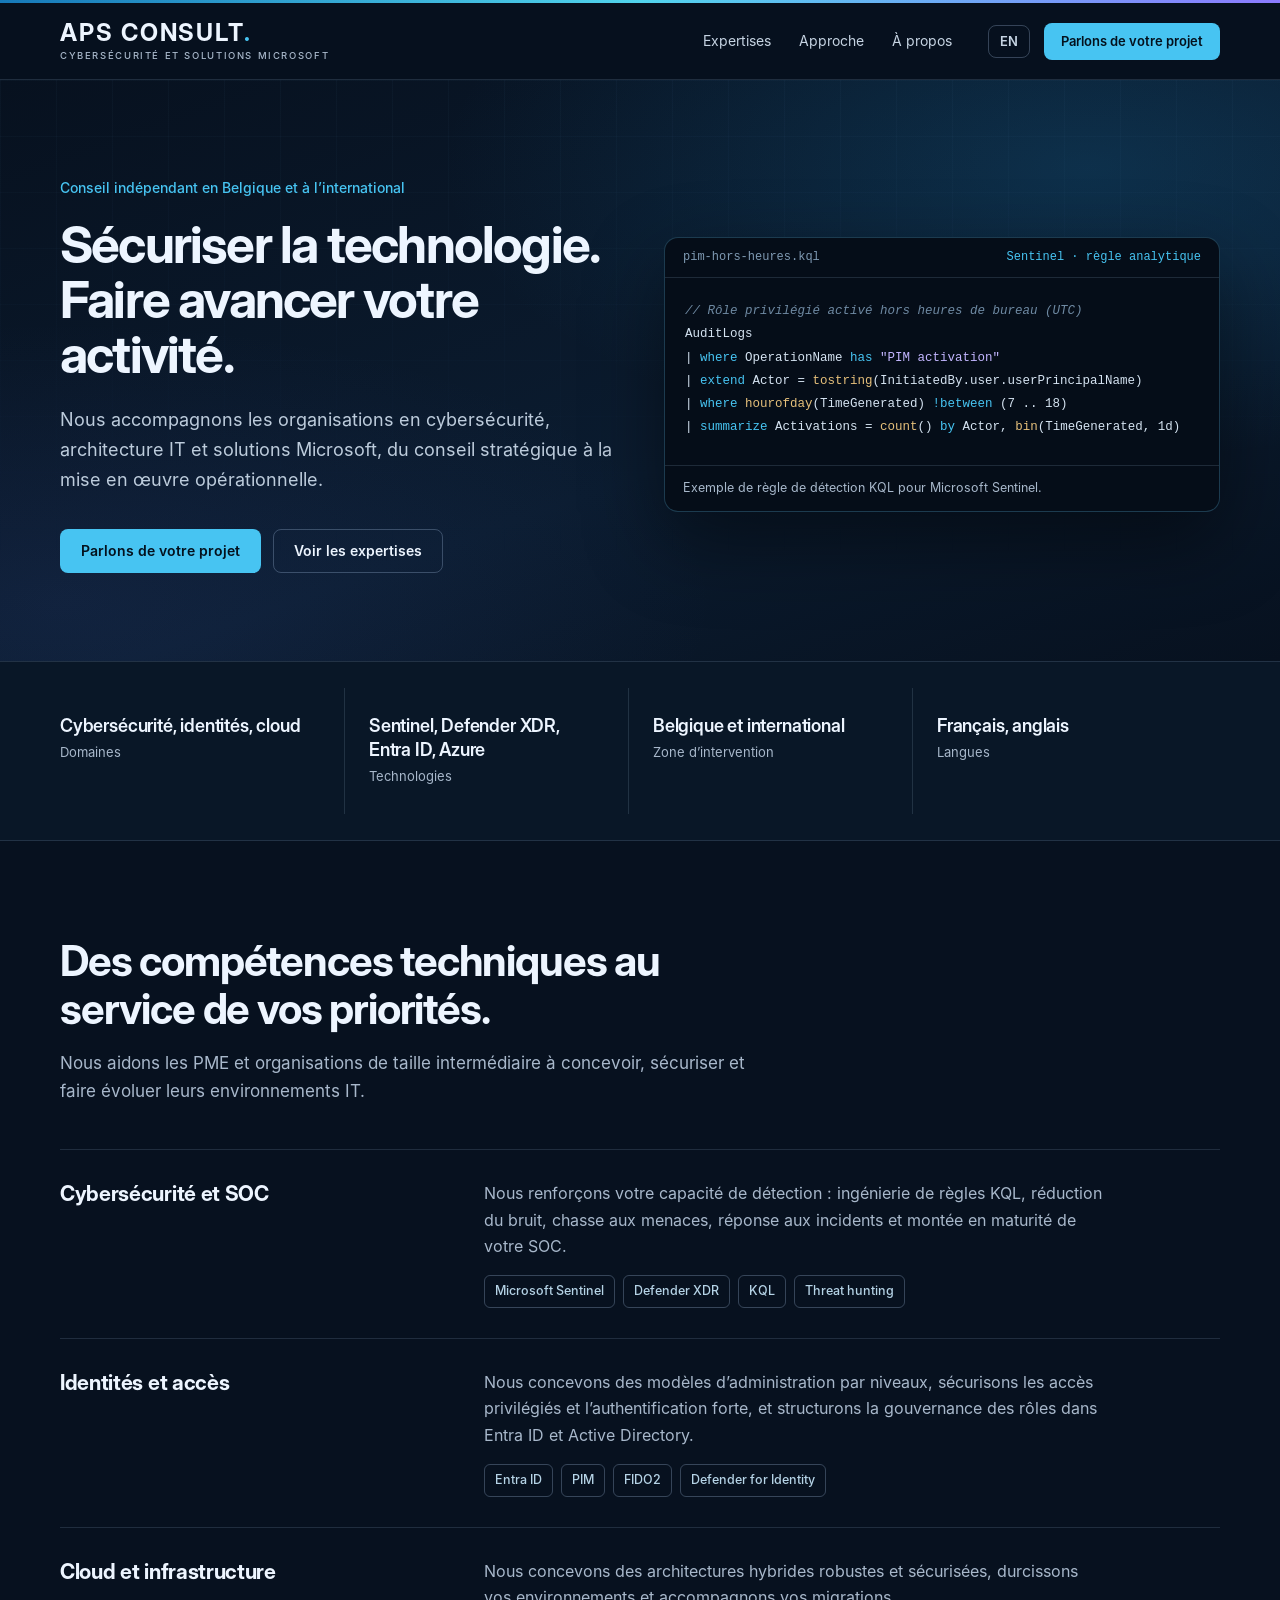
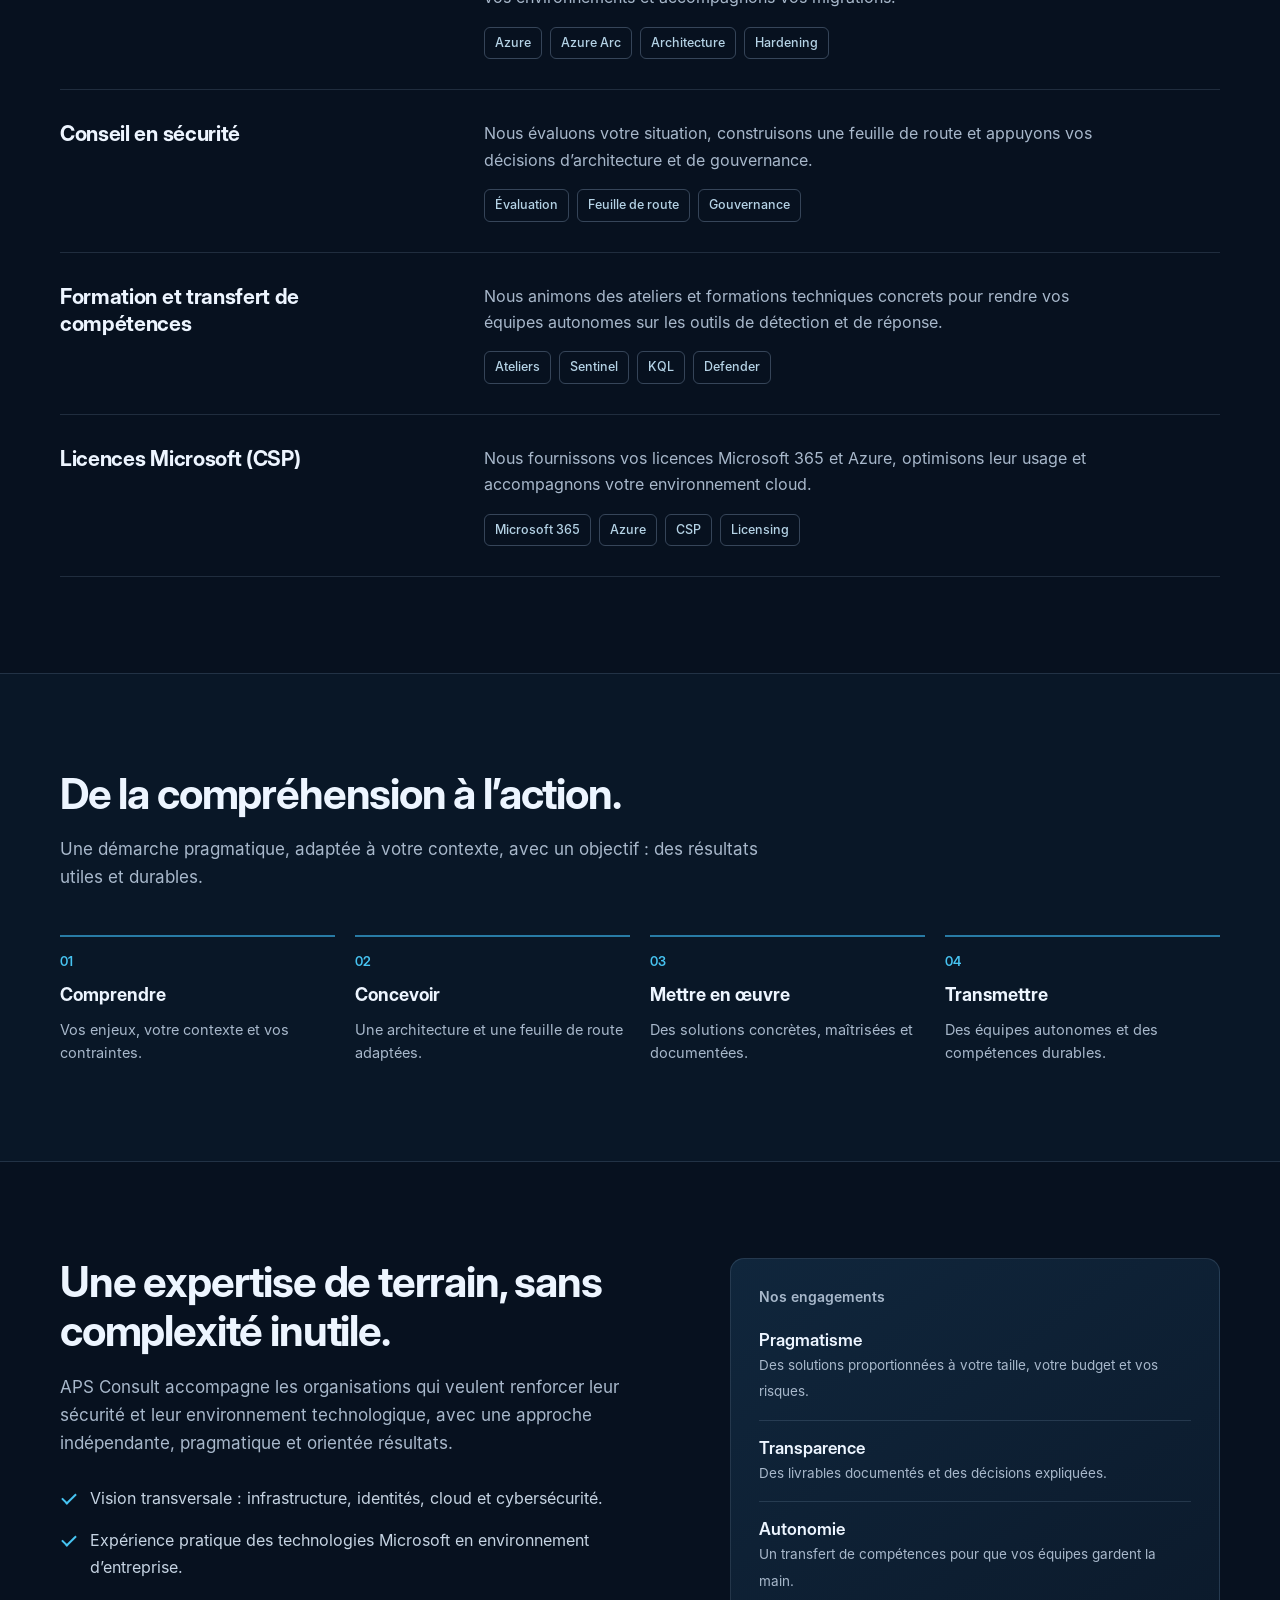
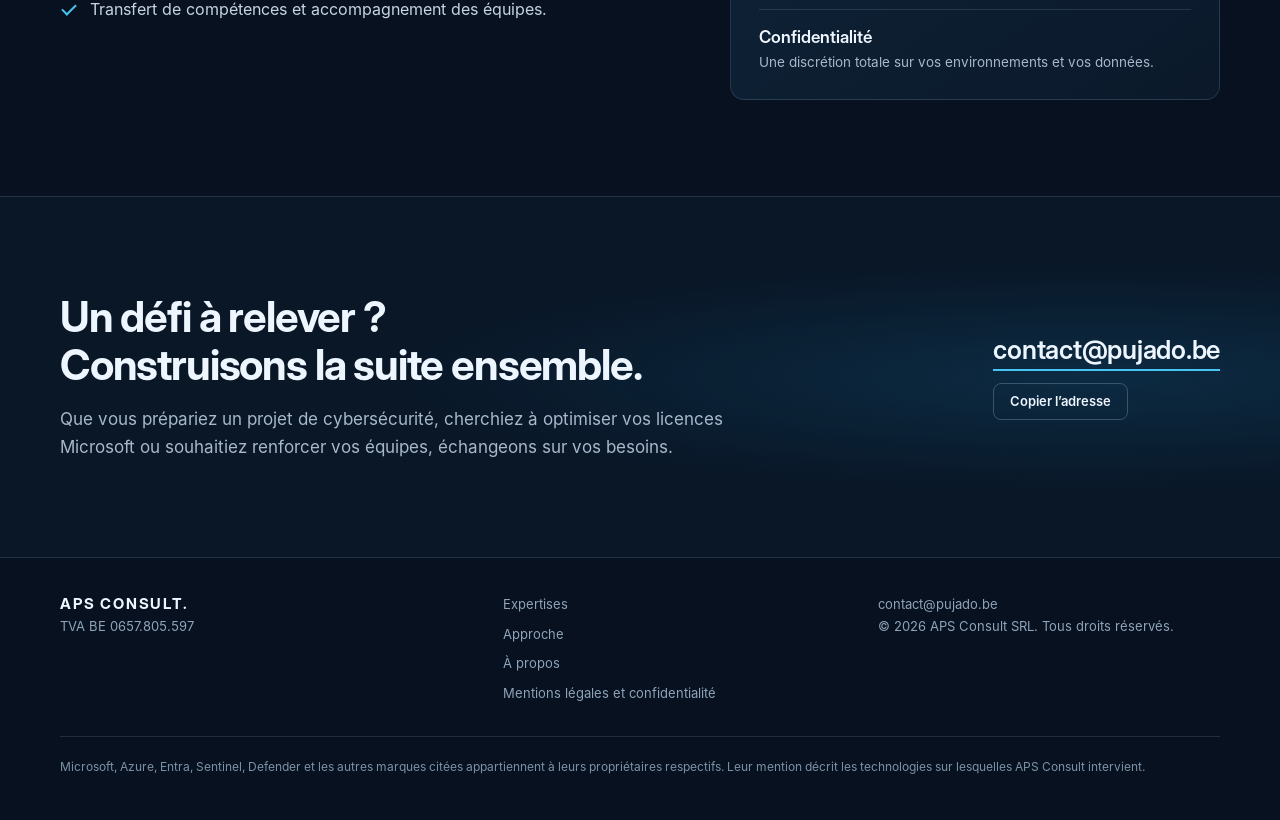
<file: index.html>
<!doctype html>
<html lang="fr">
<head>
  <meta charset="utf-8">
  <meta name="viewport" content="width=device-width, initial-scale=1">
  <title>APS Consult | Conseil en cybersécurité, architecture IT et solutions Microsoft</title>
  <meta name="description" content="APS Consult — conseil indépendant en cybersécurité, architecture IT et solutions Microsoft (Sentinel, Defender XDR, Entra ID, Azure). Belgique et international.">
  <meta name="theme-color" content="#07111f">
  <meta name="color-scheme" content="dark">
  <meta name="referrer" content="strict-origin-when-cross-origin">
  <meta http-equiv="Content-Security-Policy" content="default-src 'self'; img-src 'self' data:; style-src 'self'; script-src 'self'; font-src 'self'; object-src 'none'; base-uri 'self'; form-action 'self'">
  <link rel="canonical" href="https://pujado.be/">
  <link rel="alternate" hreflang="fr" href="https://pujado.be/">
  <link rel="alternate" hreflang="en" href="https://pujado.be/en/">
  <link rel="alternate" hreflang="x-default" href="https://pujado.be/">
  <link rel="icon" href="/assets/favicon.svg" type="image/svg+xml">
  <link rel="icon" href="/favicon.ico" sizes="48x48">
  <link rel="apple-touch-icon" href="/assets/apple-touch-icon.png">
  <link rel="preload" href="/assets/fonts/InterDisplay-Bold.woff2" as="font" type="font/woff2" crossorigin>
  <link rel="stylesheet" href="/assets/style.css">
  <script src="/assets/main.js"></script>
  <meta property="og:type" content="website">
  <meta property="og:site_name" content="APS Consult">
  <meta property="og:locale" content="fr_BE">
  <meta property="og:title" content="APS Consult | Conseil en cybersécurité, architecture IT et solutions Microsoft">
  <meta property="og:description" content="APS Consult — conseil indépendant en cybersécurité, architecture IT et solutions Microsoft (Sentinel, Defender XDR, Entra ID, Azure). Belgique et international.">
  <meta property="og:url" content="https://pujado.be/">
  <meta property="og:image" content="https://pujado.be/assets/og-image.png">
  <meta property="og:image:width" content="1200">
  <meta property="og:image:height" content="630">
  <meta property="og:image:alt" content="APS Consult — Cybersecurity and Microsoft solutions">
  <meta name="twitter:card" content="summary_large_image">
  <meta name="twitter:title" content="APS Consult | Conseil en cybersécurité, architecture IT et solutions Microsoft">
  <meta name="twitter:description" content="APS Consult — conseil indépendant en cybersécurité, architecture IT et solutions Microsoft (Sentinel, Defender XDR, Entra ID, Azure). Belgique et international.">
  <meta name="twitter:image" content="https://pujado.be/assets/og-image.png">
  <script type="application/ld+json">{"@context":"https://schema.org","@type":"ProfessionalService","name":"APS Consult","url":"https://pujado.be/","email":"contact@pujado.be","legalName":"APS Consult SRL","vatID":"BE0657805597","address":{"@type":"PostalAddress","streetAddress":"Avenue du Clairpré 22","postalCode":"1410","addressLocality":"Waterloo","addressCountry":"BE"},"description":"APS Consult — conseil indépendant en cybersécurité, architecture IT et solutions Microsoft (Sentinel, Defender XDR, Entra ID, Azure). Belgique et international.","areaServed":["BE","EU"],"knowsLanguage":["fr","en","es"],"knowsAbout":["Cybersecurity","Microsoft Sentinel","Microsoft Defender XDR","Microsoft Entra ID","Azure","IT architecture","Identity and access management"]}</script>
</head>
<body>
<a class="skip" href="#main">Aller au contenu</a>
<div class="topline"></div>
<header class="site-header"><div class="wrap nav">
  <a class="brand" href="/" aria-label="APS Consult — accueil"><b>APS CONSULT<i>.</i></b><small>Cybersécurité et solutions Microsoft</small></a>
  <button class="menu-toggle" type="button" aria-expanded="false" aria-controls="nav-panel" data-open="Menu" data-close="Fermer">Menu</button>
  <div class="nav-panel" id="nav-panel">
    <nav aria-label="Navigation principale"><a href="/#services">Expertises</a><a href="/#approach">Approche</a><a href="/#about">À propos</a></nav>
    <div class="nav-actions">
      <a class="lang" href="/en/" hreflang="en" lang="en" aria-label="English">EN</a>
      <a class="btn primary small" href="/#contact">Parlons de votre projet</a>
    </div>
  </div>
</div></header>

<main id="main">
<section class="hero"><div class="wrap hero-grid">
  <div>
    <p class="kicker">Conseil indépendant en Belgique et à l’international</p>
    <h1>Sécuriser la technologie.<br>Faire avancer votre activité.</h1>
    <p class="lead">Nous accompagnons les organisations en cybersécurité, architecture IT et solutions Microsoft, du conseil stratégique à la mise en œuvre opérationnelle.</p>
    <div class="actions"><a class="btn primary" href="#contact">Parlons de votre projet</a><a class="btn ghost" href="#services">Voir les expertises</a></div>
  </div>
  <figure class="code-panel">
    <div class="code-bar"><span>pim-hors-heures.kql</span><span>Sentinel · règle analytique</span></div>
    <pre><code><span class="ln"><span class="c">// Rôle privilégié activé hors heures de bureau (UTC)</span></span><span class="ln">AuditLogs</span><span class="ln">| <span class="k">where</span> OperationName <span class="k">has</span> <span class="s">"PIM activation"</span></span><span class="ln">| <span class="k">extend</span> Actor = <span class="f">tostring</span>(InitiatedBy.user.userPrincipalName)</span><span class="ln">| <span class="k">where</span> <span class="f">hourofday</span>(TimeGenerated) <span class="k">!between</span> (7 .. 18)</span><span class="ln">| <span class="k">summarize</span> Activations = <span class="f">count</span>() <span class="k">by</span> Actor, <span class="f">bin</span>(TimeGenerated, 1d)</span></code></pre>
    <figcaption>Exemple de règle de détection KQL pour Microsoft Sentinel.</figcaption>
  </figure>
</div></section>

<div class="facts"><div class="wrap"><dl aria-label="Repères"><div><dt>Domaines</dt><dd>Cybersécurité, identités, cloud</dd></div><div><dt>Technologies</dt><dd>Sentinel, Defender XDR, Entra ID, Azure</dd></div><div><dt>Zone d’intervention</dt><dd>Belgique et international</dd></div><div><dt>Langues</dt><dd>Français, anglais</dd></div></dl></div></div>

<section id="services"><div class="wrap">
  <div class="section-head"><h2>Des compétences techniques au service de vos priorités.</h2><p>Nous aidons les PME et organisations de taille intermédiaire à concevoir, sécuriser et faire évoluer leurs environnements IT.</p></div>
  <div class="services">
    <article class="service"><h3>Cybersécurité et SOC</h3><div><p>Nous renforçons votre capacité de détection : ingénierie de règles KQL, réduction du bruit, chasse aux menaces, réponse aux incidents et montée en maturité de votre SOC.</p><ul class="tags"><li>Microsoft Sentinel</li><li>Defender XDR</li><li>KQL</li><li>Threat hunting</li></ul></div></article>
    <article class="service"><h3>Identités et accès</h3><div><p>Nous concevons des modèles d’administration par niveaux, sécurisons les accès privilégiés et l’authentification forte, et structurons la gouvernance des rôles dans Entra ID et Active Directory.</p><ul class="tags"><li>Entra ID</li><li>PIM</li><li>FIDO2</li><li>Defender for Identity</li></ul></div></article>
    <article class="service"><h3>Cloud et infrastructure</h3><div><p>Nous concevons des architectures hybrides robustes et sécurisées, durcissons vos environnements et accompagnons vos migrations.</p><ul class="tags"><li>Azure</li><li>Azure Arc</li><li>Architecture</li><li>Hardening</li></ul></div></article>
    <article class="service"><h3>Conseil en sécurité</h3><div><p>Nous évaluons votre situation, construisons une feuille de route et appuyons vos décisions d’architecture et de gouvernance.</p><ul class="tags"><li>Évaluation</li><li>Feuille de route</li><li>Gouvernance</li></ul></div></article>
    <article class="service"><h3>Formation et transfert de compétences</h3><div><p>Nous animons des ateliers et formations techniques concrets pour rendre vos équipes autonomes sur les outils de détection et de réponse.</p><ul class="tags"><li>Ateliers</li><li>Sentinel</li><li>KQL</li><li>Defender</li></ul></div></article>
    <article class="service" id="csp"><h3>Licences Microsoft (CSP)</h3><div><p>Nous fournissons vos licences Microsoft 365 et Azure, optimisons leur usage et accompagnons votre environnement cloud.</p><ul class="tags"><li>Microsoft 365</li><li>Azure</li><li>CSP</li><li>Licensing</li></ul></div></article>
    </div>
</div></section>

<section class="alt" id="approach"><div class="wrap">
  <div class="section-head"><h2>De la compréhension à l’action.</h2><p>Une démarche pragmatique, adaptée à votre contexte, avec un objectif : des résultats utiles et durables.</p></div>
  <ol class="steps"><li class="step"><h3>Comprendre</h3><p>Vos enjeux, votre contexte et vos contraintes.</p></li><li class="step"><h3>Concevoir</h3><p>Une architecture et une feuille de route adaptées.</p></li><li class="step"><h3>Mettre en œuvre</h3><p>Des solutions concrètes, maîtrisées et documentées.</p></li><li class="step"><h3>Transmettre</h3><p>Des équipes autonomes et des compétences durables.</p></li></ol>
</div></section>

<section class="about" id="about"><div class="wrap about-grid">
  <div>
    <h2>Une expertise de terrain, sans complexité inutile.</h2>
    <p class="intro">APS Consult accompagne les organisations qui veulent renforcer leur sécurité et leur environnement technologique, avec une approche indépendante, pragmatique et orientée résultats.</p>
    <ul class="checks"><li>Vision transversale : infrastructure, identités, cloud et cybersécurité.</li><li>Expérience pratique des technologies Microsoft en environnement d’entreprise.</li><li>Transfert de compétences et accompagnement des équipes.</li></ul>
  </div>
  <div class="pillars"><h3>Nos engagements</h3><ul><li><strong>Pragmatisme</strong><span>Des solutions proportionnées à votre taille, votre budget et vos risques.</span></li><li><strong>Transparence</strong><span>Des livrables documentés et des décisions expliquées.</span></li><li><strong>Autonomie</strong><span>Un transfert de compétences pour que vos équipes gardent la main.</span></li><li><strong>Confidentialité</strong><span>Une discrétion totale sur vos environnements et vos données.</span></li></ul></div>
</div></section>

<section class="contact" id="contact"><div class="wrap contact-box">
  <div><h2>Un défi à relever ?<br>Construisons la suite ensemble.</h2><p>Que vous prépariez un projet de cybersécurité, cherchiez à optimiser vos licences Microsoft ou souhaitiez renforcer vos équipes, échangeons sur vos besoins.</p></div>
  <div class="contact-actions">
    <a class="mail" href="mailto:contact@pujado.be?subject=Contact%20depuis%20pujado.be">contact@pujado.be</a>
    <button class="btn ghost small js-only" type="button" data-copy="contact@pujado.be" data-done="Adresse copiée">Copier l’adresse</button>
  </div>
</div></section>
</main>
<footer><div class="wrap foot">
  <div><strong>APS CONSULT.</strong><br>TVA BE 0657.805.597</div>
  <div><ul><li><a href="/#services">Expertises</a></li><li><a href="/#approach">Approche</a></li><li><a href="/#about">À propos</a></li><li><a href="/mentions-legales.html">Mentions légales et confidentialité</a></li></ul></div>
  <div><a href="mailto:contact@pujado.be">contact@pujado.be</a><br>© 2026 APS Consult SRL. Tous droits réservés.</div>
  <p class="fineprint">Microsoft, Azure, Entra, Sentinel, Defender et les autres marques citées appartiennent à leurs propriétaires respectifs. Leur mention décrit les technologies sur lesquelles APS Consult intervient.</p>
</div></footer>
</body>
</html>
</file>
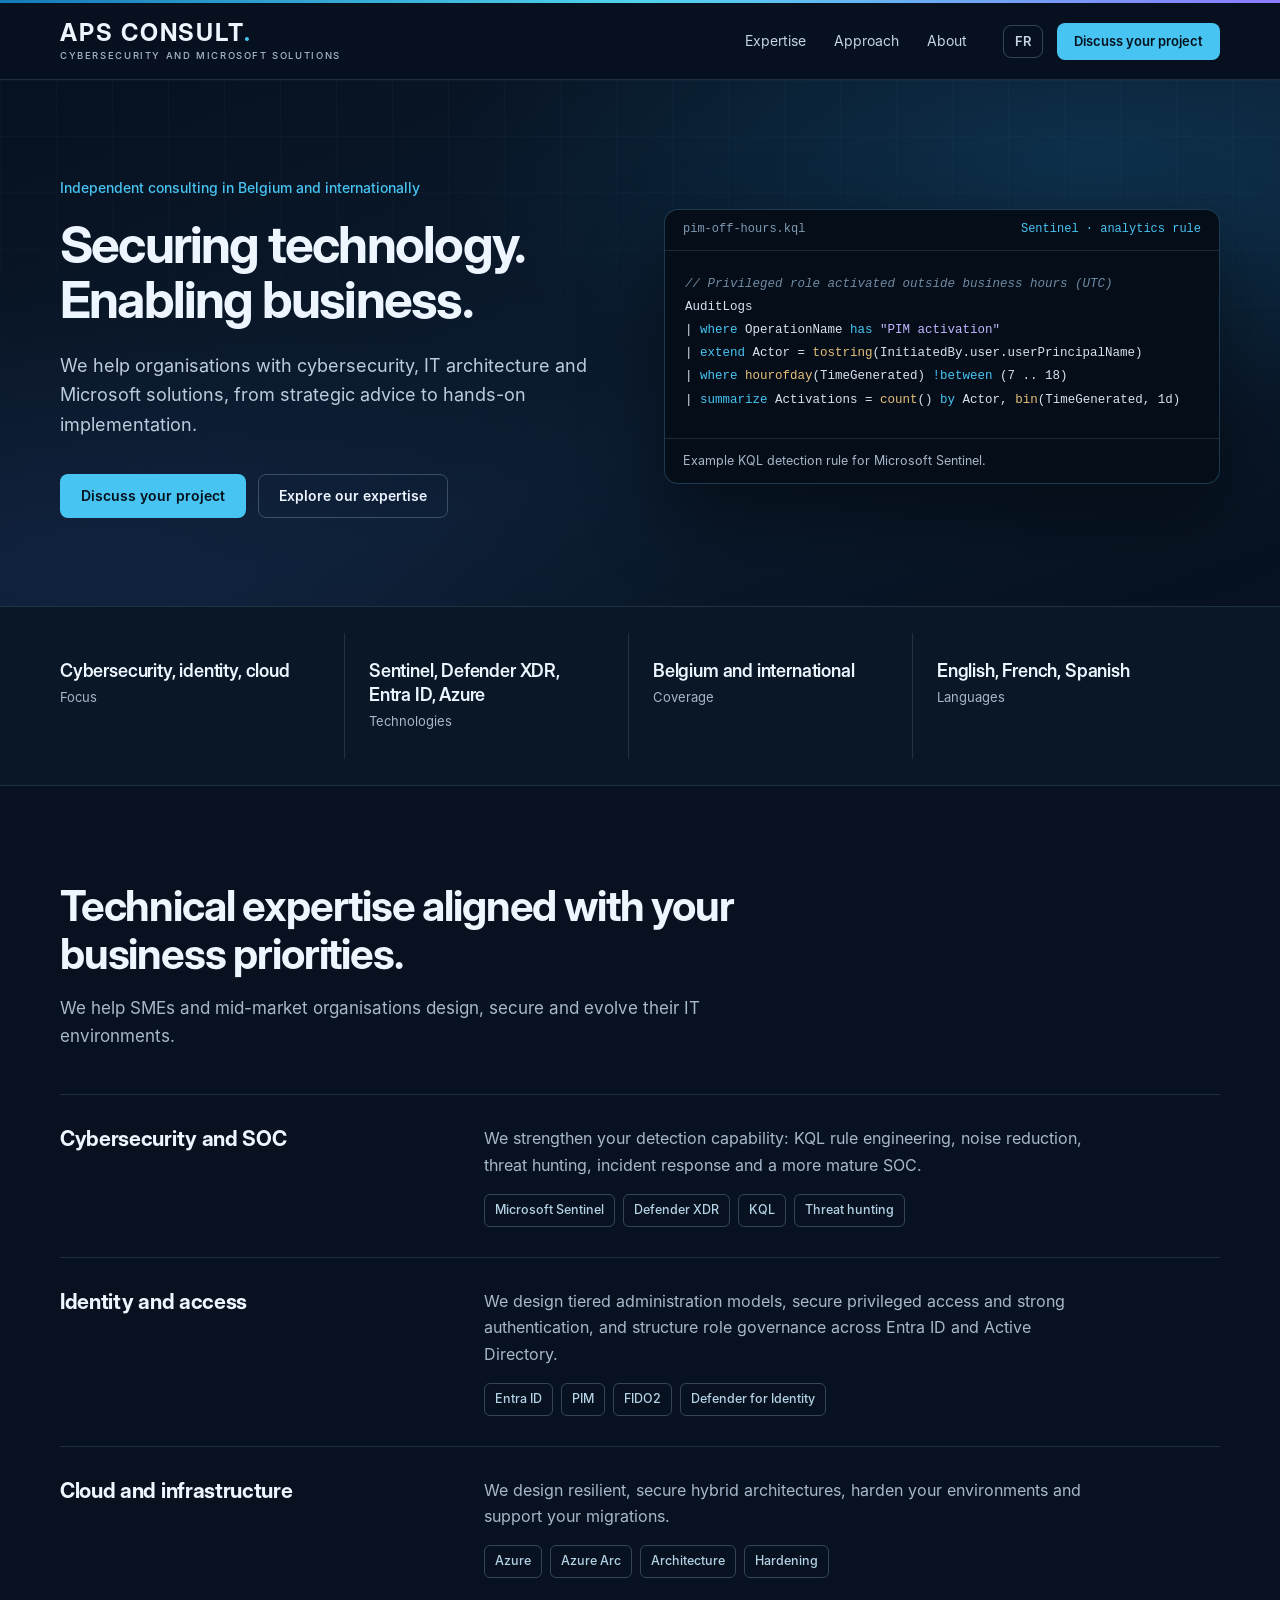
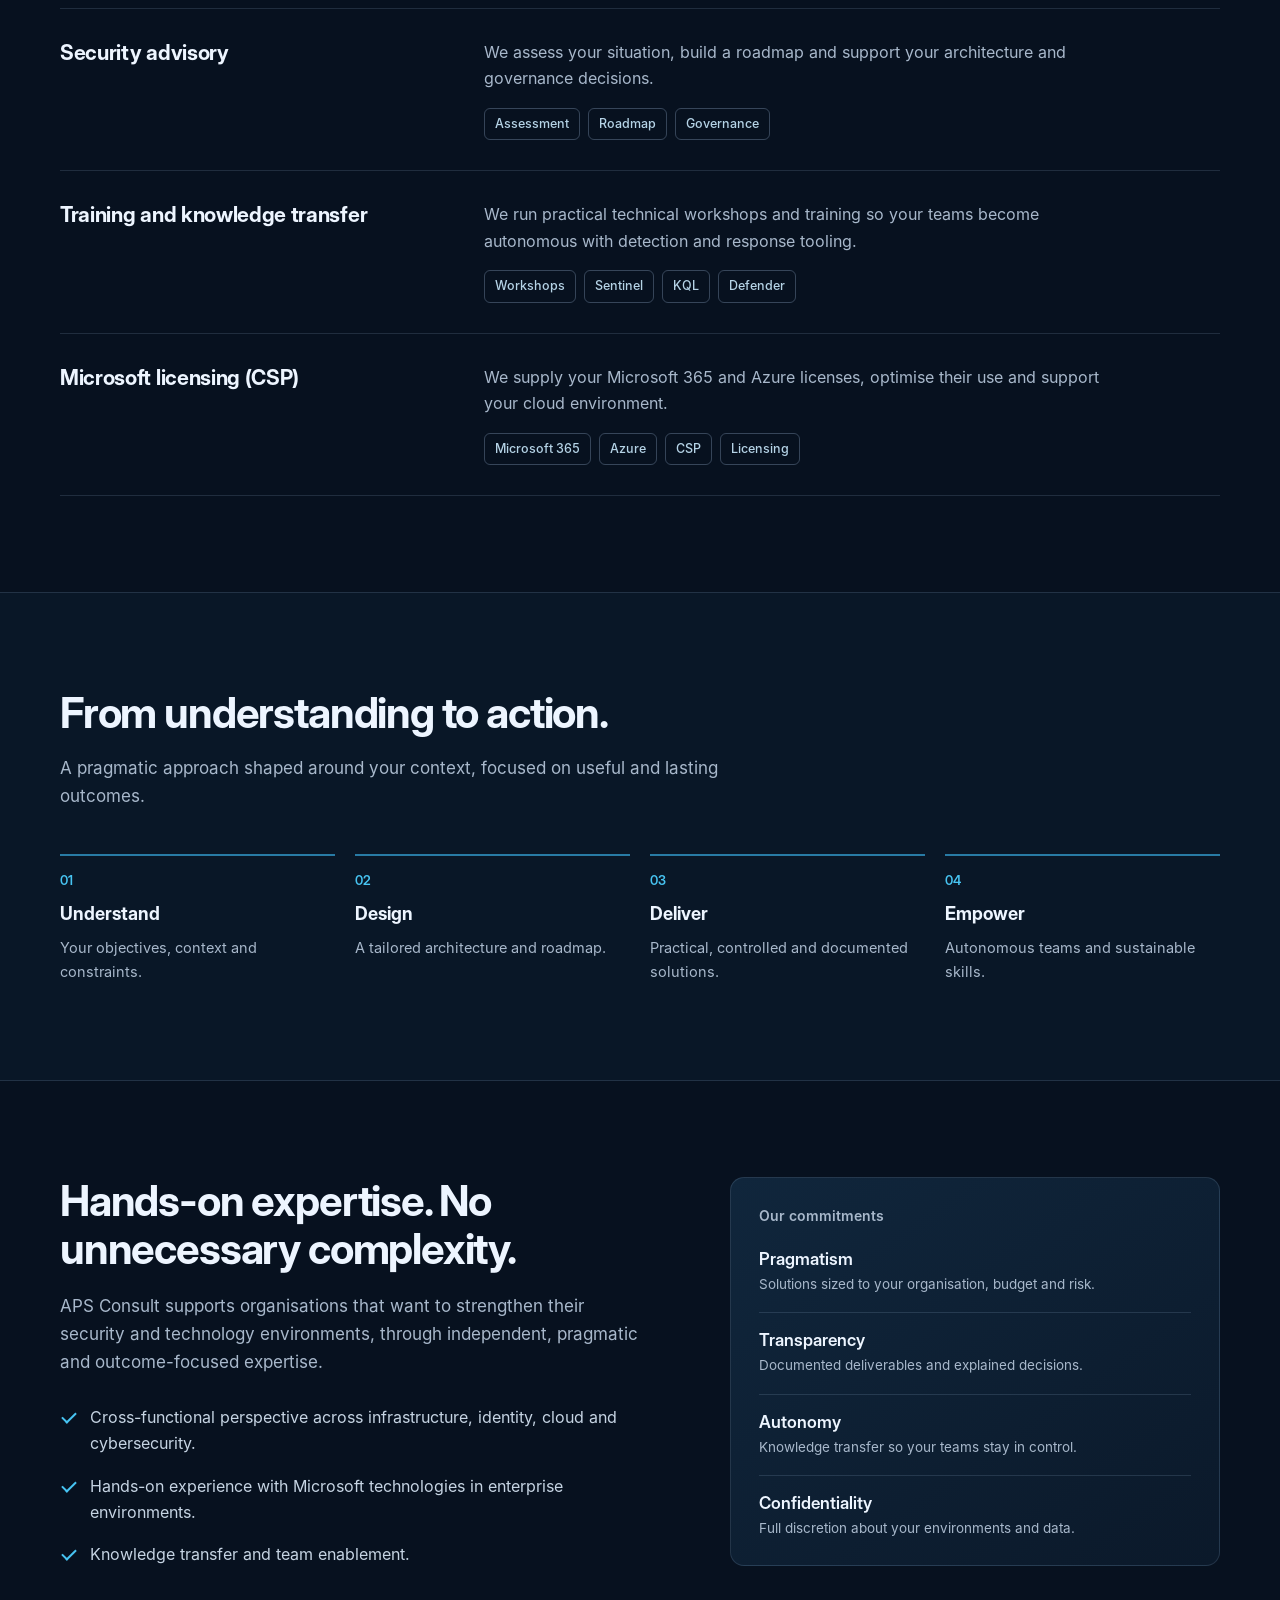
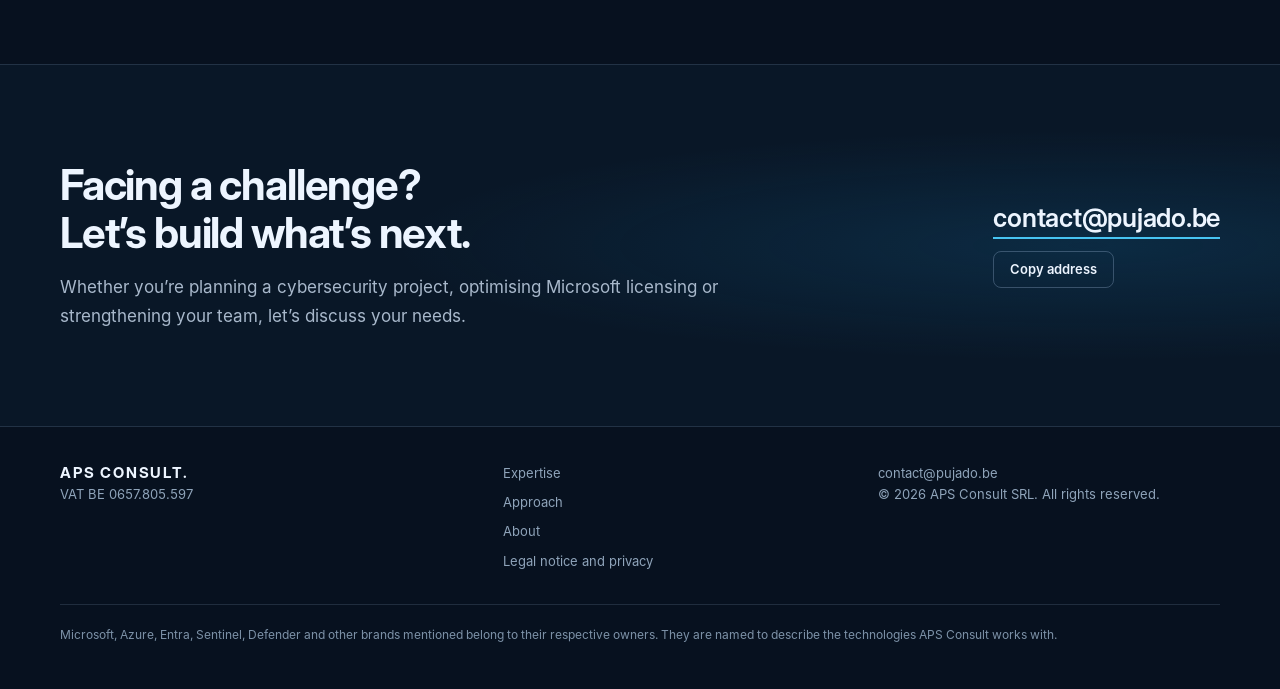
<file: en/index.html>
<!doctype html>
<html lang="en">
<head>
  <meta charset="utf-8">
  <meta name="viewport" content="width=device-width, initial-scale=1">
  <title>APS Consult | Cybersecurity, IT architecture and Microsoft consulting</title>
  <meta name="description" content="APS Consult — independent consulting in cybersecurity, IT architecture and Microsoft solutions (Sentinel, Defender XDR, Entra ID, Azure). Belgium and international.">
  <meta name="theme-color" content="#07111f">
  <meta name="color-scheme" content="dark">
  <meta name="referrer" content="strict-origin-when-cross-origin">
  <meta http-equiv="Content-Security-Policy" content="default-src 'self'; img-src 'self' data:; style-src 'self'; script-src 'self'; font-src 'self'; object-src 'none'; base-uri 'self'; form-action 'self'">
  <link rel="canonical" href="https://pujado.be/en/">
  <link rel="alternate" hreflang="fr" href="https://pujado.be/">
  <link rel="alternate" hreflang="en" href="https://pujado.be/en/">
  <link rel="alternate" hreflang="x-default" href="https://pujado.be/">
  <link rel="icon" href="/assets/favicon.svg" type="image/svg+xml">
  <link rel="icon" href="/favicon.ico" sizes="48x48">
  <link rel="apple-touch-icon" href="/assets/apple-touch-icon.png">
  <link rel="preload" href="/assets/fonts/InterDisplay-Bold.woff2" as="font" type="font/woff2" crossorigin>
  <link rel="stylesheet" href="/assets/style.css">
  <script src="/assets/main.js"></script>
  <meta property="og:type" content="website">
  <meta property="og:site_name" content="APS Consult">
  <meta property="og:locale" content="en_GB">
  <meta property="og:title" content="APS Consult | Cybersecurity, IT architecture and Microsoft consulting">
  <meta property="og:description" content="APS Consult — independent consulting in cybersecurity, IT architecture and Microsoft solutions (Sentinel, Defender XDR, Entra ID, Azure). Belgium and international.">
  <meta property="og:url" content="https://pujado.be/en/">
  <meta property="og:image" content="https://pujado.be/assets/og-image.png">
  <meta property="og:image:width" content="1200">
  <meta property="og:image:height" content="630">
  <meta property="og:image:alt" content="APS Consult — Cybersecurity and Microsoft solutions">
  <meta name="twitter:card" content="summary_large_image">
  <meta name="twitter:title" content="APS Consult | Cybersecurity, IT architecture and Microsoft consulting">
  <meta name="twitter:description" content="APS Consult — independent consulting in cybersecurity, IT architecture and Microsoft solutions (Sentinel, Defender XDR, Entra ID, Azure). Belgium and international.">
  <meta name="twitter:image" content="https://pujado.be/assets/og-image.png">
  <script type="application/ld+json">{"@context":"https://schema.org","@type":"ProfessionalService","name":"APS Consult","url":"https://pujado.be/en/","email":"contact@pujado.be","legalName":"APS Consult SRL","vatID":"BE0657805597","address":{"@type":"PostalAddress","streetAddress":"Avenue du Clairpré 22","postalCode":"1410","addressLocality":"Waterloo","addressCountry":"BE"},"description":"APS Consult — independent consulting in cybersecurity, IT architecture and Microsoft solutions (Sentinel, Defender XDR, Entra ID, Azure). Belgium and international.","areaServed":["BE","EU"],"knowsLanguage":["fr","en","es"],"knowsAbout":["Cybersecurity","Microsoft Sentinel","Microsoft Defender XDR","Microsoft Entra ID","Azure","IT architecture","Identity and access management"]}</script>
</head>
<body>
<a class="skip" href="#main">Skip to content</a>
<div class="topline"></div>
<header class="site-header"><div class="wrap nav">
  <a class="brand" href="/en/" aria-label="APS Consult — home"><b>APS CONSULT<i>.</i></b><small>Cybersecurity and Microsoft solutions</small></a>
  <button class="menu-toggle" type="button" aria-expanded="false" aria-controls="nav-panel" data-open="Menu" data-close="Close">Menu</button>
  <div class="nav-panel" id="nav-panel">
    <nav aria-label="Main navigation"><a href="/en/#services">Expertise</a><a href="/en/#approach">Approach</a><a href="/en/#about">About</a></nav>
    <div class="nav-actions">
      <a class="lang" href="/" hreflang="fr" lang="fr" aria-label="Français">FR</a>
      <a class="btn primary small" href="/en/#contact">Discuss your project</a>
    </div>
  </div>
</div></header>

<main id="main">
<section class="hero"><div class="wrap hero-grid">
  <div>
    <p class="kicker">Independent consulting in Belgium and internationally</p>
    <h1>Securing technology.<br>Enabling business.</h1>
    <p class="lead">We help organisations with cybersecurity, IT architecture and Microsoft solutions, from strategic advice to hands-on implementation.</p>
    <div class="actions"><a class="btn primary" href="#contact">Discuss your project</a><a class="btn ghost" href="#services">Explore our expertise</a></div>
  </div>
  <figure class="code-panel">
    <div class="code-bar"><span>pim-off-hours.kql</span><span>Sentinel · analytics rule</span></div>
    <pre><code><span class="ln"><span class="c">// Privileged role activated outside business hours (UTC)</span></span><span class="ln">AuditLogs</span><span class="ln">| <span class="k">where</span> OperationName <span class="k">has</span> <span class="s">"PIM activation"</span></span><span class="ln">| <span class="k">extend</span> Actor = <span class="f">tostring</span>(InitiatedBy.user.userPrincipalName)</span><span class="ln">| <span class="k">where</span> <span class="f">hourofday</span>(TimeGenerated) <span class="k">!between</span> (7 .. 18)</span><span class="ln">| <span class="k">summarize</span> Activations = <span class="f">count</span>() <span class="k">by</span> Actor, <span class="f">bin</span>(TimeGenerated, 1d)</span></code></pre>
    <figcaption>Example KQL detection rule for Microsoft Sentinel.</figcaption>
  </figure>
</div></section>

<div class="facts"><div class="wrap"><dl aria-label="Key facts"><div><dt>Focus</dt><dd>Cybersecurity, identity, cloud</dd></div><div><dt>Technologies</dt><dd>Sentinel, Defender XDR, Entra ID, Azure</dd></div><div><dt>Coverage</dt><dd>Belgium and international</dd></div><div><dt>Languages</dt><dd>English, French, Spanish</dd></div></dl></div></div>

<section id="services"><div class="wrap">
  <div class="section-head"><h2>Technical expertise aligned with your business priorities.</h2><p>We help SMEs and mid-market organisations design, secure and evolve their IT environments.</p></div>
  <div class="services">
    <article class="service"><h3>Cybersecurity and SOC</h3><div><p>We strengthen your detection capability: KQL rule engineering, noise reduction, threat hunting, incident response and a more mature SOC.</p><ul class="tags"><li>Microsoft Sentinel</li><li>Defender XDR</li><li>KQL</li><li>Threat hunting</li></ul></div></article>
    <article class="service"><h3>Identity and access</h3><div><p>We design tiered administration models, secure privileged access and strong authentication, and structure role governance across Entra ID and Active Directory.</p><ul class="tags"><li>Entra ID</li><li>PIM</li><li>FIDO2</li><li>Defender for Identity</li></ul></div></article>
    <article class="service"><h3>Cloud and infrastructure</h3><div><p>We design resilient, secure hybrid architectures, harden your environments and support your migrations.</p><ul class="tags"><li>Azure</li><li>Azure Arc</li><li>Architecture</li><li>Hardening</li></ul></div></article>
    <article class="service"><h3>Security advisory</h3><div><p>We assess your situation, build a roadmap and support your architecture and governance decisions.</p><ul class="tags"><li>Assessment</li><li>Roadmap</li><li>Governance</li></ul></div></article>
    <article class="service"><h3>Training and knowledge transfer</h3><div><p>We run practical technical workshops and training so your teams become autonomous with detection and response tooling.</p><ul class="tags"><li>Workshops</li><li>Sentinel</li><li>KQL</li><li>Defender</li></ul></div></article>
    <article class="service" id="csp"><h3>Microsoft licensing (CSP)</h3><div><p>We supply your Microsoft 365 and Azure licenses, optimise their use and support your cloud environment.</p><ul class="tags"><li>Microsoft 365</li><li>Azure</li><li>CSP</li><li>Licensing</li></ul></div></article>
    </div>
</div></section>

<section class="alt" id="approach"><div class="wrap">
  <div class="section-head"><h2>From understanding to action.</h2><p>A pragmatic approach shaped around your context, focused on useful and lasting outcomes.</p></div>
  <ol class="steps"><li class="step"><h3>Understand</h3><p>Your objectives, context and constraints.</p></li><li class="step"><h3>Design</h3><p>A tailored architecture and roadmap.</p></li><li class="step"><h3>Deliver</h3><p>Practical, controlled and documented solutions.</p></li><li class="step"><h3>Empower</h3><p>Autonomous teams and sustainable skills.</p></li></ol>
</div></section>

<section class="about" id="about"><div class="wrap about-grid">
  <div>
    <h2>Hands-on expertise. No unnecessary complexity.</h2>
    <p class="intro">APS Consult supports organisations that want to strengthen their security and technology environments, through independent, pragmatic and outcome-focused expertise.</p>
    <ul class="checks"><li>Cross-functional perspective across infrastructure, identity, cloud and cybersecurity.</li><li>Hands-on experience with Microsoft technologies in enterprise environments.</li><li>Knowledge transfer and team enablement.</li></ul>
  </div>
  <div class="pillars"><h3>Our commitments</h3><ul><li><strong>Pragmatism</strong><span>Solutions sized to your organisation, budget and risk.</span></li><li><strong>Transparency</strong><span>Documented deliverables and explained decisions.</span></li><li><strong>Autonomy</strong><span>Knowledge transfer so your teams stay in control.</span></li><li><strong>Confidentiality</strong><span>Full discretion about your environments and data.</span></li></ul></div>
</div></section>

<section class="contact" id="contact"><div class="wrap contact-box">
  <div><h2>Facing a challenge?<br>Let’s build what’s next.</h2><p>Whether you’re planning a cybersecurity project, optimising Microsoft licensing or strengthening your team, let’s discuss your needs.</p></div>
  <div class="contact-actions">
    <a class="mail" href="mailto:contact@pujado.be?subject=Contact%20from%20pujado.be">contact@pujado.be</a>
    <button class="btn ghost small js-only" type="button" data-copy="contact@pujado.be" data-done="Address copied">Copy address</button>
  </div>
</div></section>
</main>
<footer><div class="wrap foot">
  <div><strong>APS CONSULT.</strong><br>VAT BE 0657.805.597</div>
  <div><ul><li><a href="/en/#services">Expertise</a></li><li><a href="/en/#approach">Approach</a></li><li><a href="/en/#about">About</a></li><li><a href="/en/legal-notice.html">Legal notice and privacy</a></li></ul></div>
  <div><a href="mailto:contact@pujado.be">contact@pujado.be</a><br>© 2026 APS Consult SRL. All rights reserved.</div>
  <p class="fineprint">Microsoft, Azure, Entra, Sentinel, Defender and other brands mentioned belong to their respective owners. They are named to describe the technologies APS Consult works with.</p>
</div></footer>
</body>
</html>
</file>
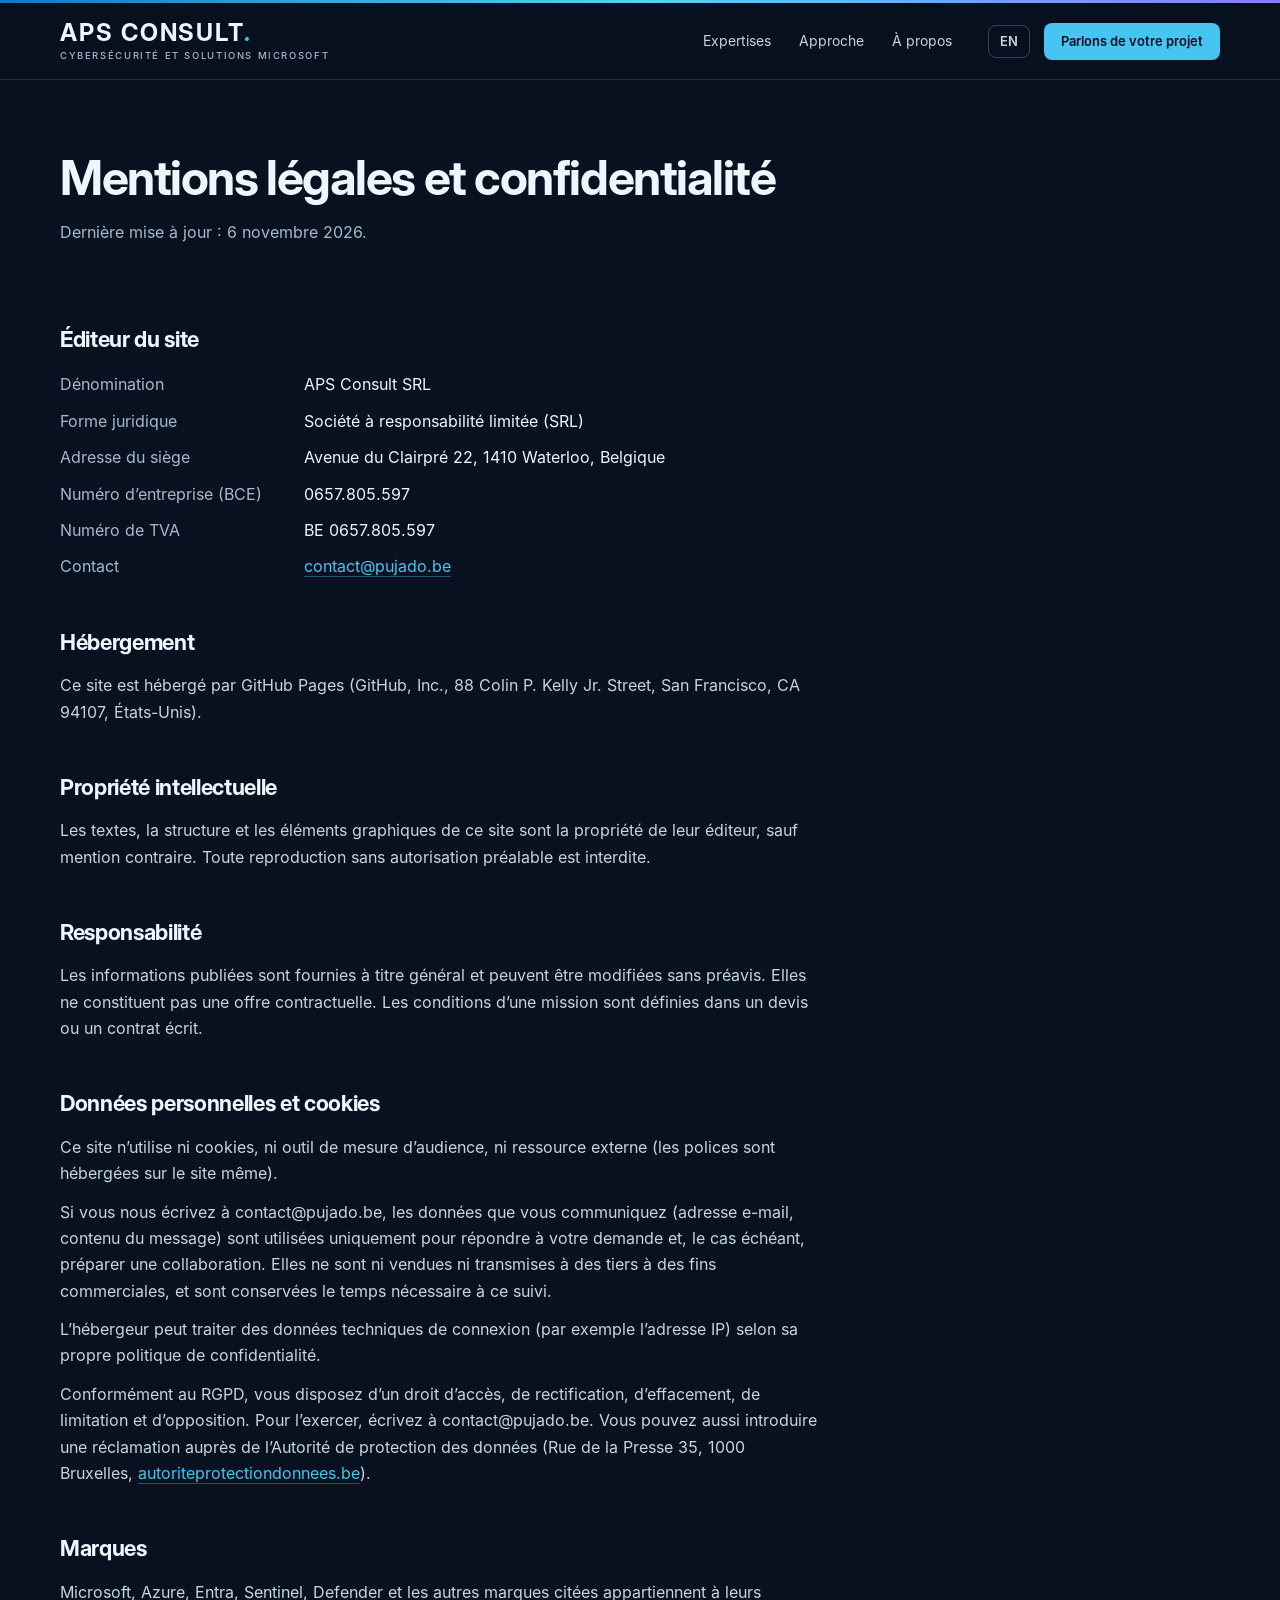
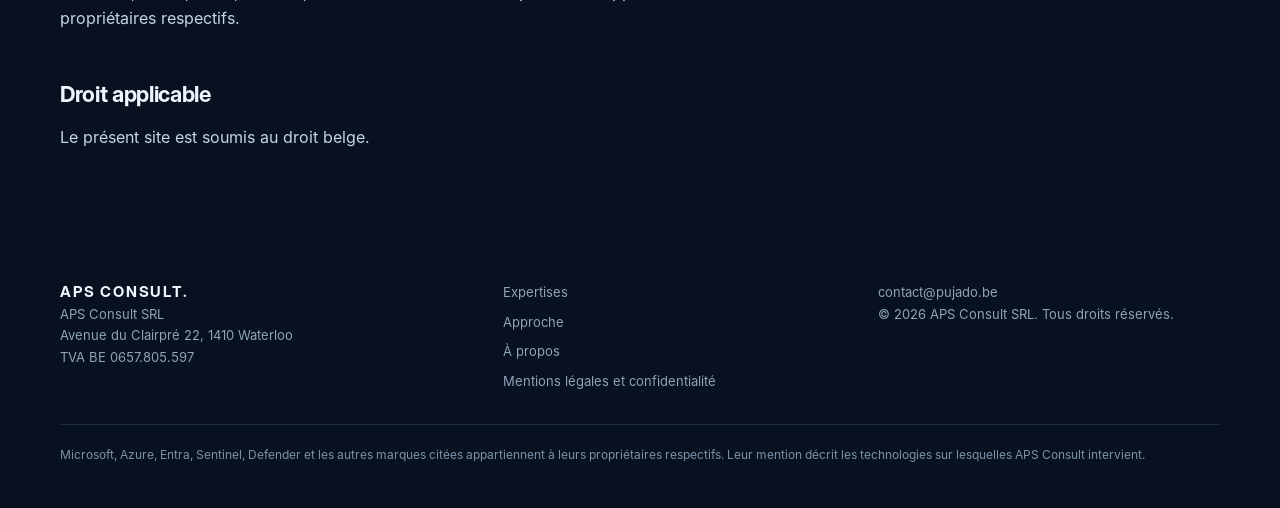
<file: mentions-legales.html>
<!doctype html>
<html lang="fr">
<head>
  <meta charset="utf-8">
  <meta name="viewport" content="width=device-width, initial-scale=1">
  <title>Mentions légales et confidentialité | APS Consult</title>
  <meta name="description" content="Mentions légales, hébergement et politique de confidentialité du site pujado.be.">
  <meta name="theme-color" content="#07111f">
  <meta name="color-scheme" content="dark">
  <meta name="referrer" content="strict-origin-when-cross-origin">
  <meta http-equiv="Content-Security-Policy" content="default-src 'self'; img-src 'self' data:; style-src 'self'; script-src 'self'; font-src 'self'; object-src 'none'; base-uri 'self'; form-action 'self'">
  <link rel="canonical" href="https://pujado.be/mentions-legales.html">
  <link rel="alternate" hreflang="fr" href="https://pujado.be/mentions-legales.html">
  <link rel="alternate" hreflang="en" href="https://pujado.be/en/legal-notice.html">
  <link rel="alternate" hreflang="x-default" href="https://pujado.be/mentions-legales.html">
  <link rel="icon" href="/assets/favicon.svg" type="image/svg+xml">
  <link rel="icon" href="/favicon.ico" sizes="48x48">
  <link rel="apple-touch-icon" href="/assets/apple-touch-icon.png">
  <link rel="preload" href="/assets/fonts/InterDisplay-Bold.woff2" as="font" type="font/woff2" crossorigin>
  <link rel="stylesheet" href="/assets/style.css">
  <script src="/assets/main.js"></script>
  <meta property="og:type" content="website">
  <meta property="og:site_name" content="APS Consult">
  <meta property="og:locale" content="fr_BE">
  <meta property="og:title" content="Mentions légales et confidentialité | APS Consult">
  <meta property="og:description" content="Mentions légales, hébergement et politique de confidentialité du site pujado.be.">
  <meta property="og:url" content="https://pujado.be/mentions-legales.html">
  <meta property="og:image" content="https://pujado.be/assets/og-image.png">
  <meta property="og:image:width" content="1200">
  <meta property="og:image:height" content="630">
  <meta property="og:image:alt" content="APS Consult — Cybersecurity and Microsoft solutions">
  <meta name="twitter:card" content="summary_large_image">
  <meta name="twitter:title" content="Mentions légales et confidentialité | APS Consult">
  <meta name="twitter:description" content="Mentions légales, hébergement et politique de confidentialité du site pujado.be.">
  <meta name="twitter:image" content="https://pujado.be/assets/og-image.png">
</head>
<body>
<a class="skip" href="#main">Aller au contenu</a>
<div class="topline"></div>
<header class="site-header"><div class="wrap nav">
  <a class="brand" href="/" aria-label="APS Consult — accueil"><b>APS CONSULT<i>.</i></b><small>Cybersécurité et solutions Microsoft</small></a>
  <button class="menu-toggle" type="button" aria-expanded="false" aria-controls="nav-panel" data-open="Menu" data-close="Fermer">Menu</button>
  <div class="nav-panel" id="nav-panel">
    <nav aria-label="Navigation principale"><a href="/#services">Expertises</a><a href="/#approach">Approche</a><a href="/#about">À propos</a></nav>
    <div class="nav-actions">
      <a class="lang" href="/en/legal-notice.html" hreflang="en" lang="en" aria-label="English">EN</a>
      <a class="btn primary small" href="/#contact">Parlons de votre projet</a>
    </div>
  </div>
</div></header>

<main id="main"><div class="wrap">
  <div class="page-head"><h1>Mentions légales et confidentialité</h1><p>Dernière mise à jour : 6 novembre 2026.</p></div>
  <div class="prose">
<h2>Éditeur du site</h2>
<dl>
<dt>Dénomination</dt><dd>APS Consult SRL</dd>
<dt>Forme juridique</dt><dd>Société à responsabilité limitée (SRL)</dd>
<dt>Adresse du siège</dt><dd>Avenue du Clairpré 22, 1410 Waterloo, Belgique</dd>
<dt>Numéro d’entreprise (BCE)</dt><dd>0657.805.597</dd>
<dt>Numéro de TVA</dt><dd>BE 0657.805.597</dd>
<dt>Contact</dt><dd><a href="mailto:contact@pujado.be">contact@pujado.be</a></dd>
</dl>
<h2>Hébergement</h2>
<p>Ce site est hébergé par GitHub Pages (GitHub, Inc., 88 Colin P. Kelly Jr. Street, San Francisco, CA 94107, États-Unis).</p>
<h2>Propriété intellectuelle</h2>
<p>Les textes, la structure et les éléments graphiques de ce site sont la propriété de leur éditeur, sauf mention contraire. Toute reproduction sans autorisation préalable est interdite.</p>
<h2>Responsabilité</h2>
<p>Les informations publiées sont fournies à titre général et peuvent être modifiées sans préavis. Elles ne constituent pas une offre contractuelle. Les conditions d’une mission sont définies dans un devis ou un contrat écrit.</p>
<h2>Données personnelles et cookies</h2>
<p>Ce site n’utilise ni cookies, ni outil de mesure d’audience, ni ressource externe (les polices sont hébergées sur le site même).</p>
<p>Si vous nous écrivez à contact@pujado.be, les données que vous communiquez (adresse e-mail, contenu du message) sont utilisées uniquement pour répondre à votre demande et, le cas échéant, préparer une collaboration. Elles ne sont ni vendues ni transmises à des tiers à des fins commerciales, et sont conservées le temps nécessaire à ce suivi.</p>
<p>L’hébergeur peut traiter des données techniques de connexion (par exemple l’adresse IP) selon sa propre politique de confidentialité.</p>
<p>Conformément au RGPD, vous disposez d’un droit d’accès, de rectification, d’effacement, de limitation et d’opposition. Pour l’exercer, écrivez à contact@pujado.be. Vous pouvez aussi introduire une réclamation auprès de l’Autorité de protection des données (Rue de la Presse 35, 1000 Bruxelles, <a href="https://www.autoriteprotectiondonnees.be">autoriteprotectiondonnees.be</a>).</p>
<h2>Marques</h2>
<p>Microsoft, Azure, Entra, Sentinel, Defender et les autres marques citées appartiennent à leurs propriétaires respectifs.</p>
<h2>Droit applicable</h2>
<p>Le présent site est soumis au droit belge.</p>
</div>
</div></main>
<footer><div class="wrap foot">
  <div><strong>APS CONSULT.</strong><br>APS Consult SRL<br>Avenue du Clairpré 22, 1410 Waterloo<br>TVA BE 0657.805.597</div>
  <div><ul><li><a href="/#services">Expertises</a></li><li><a href="/#approach">Approche</a></li><li><a href="/#about">À propos</a></li><li><a href="/mentions-legales.html">Mentions légales et confidentialité</a></li></ul></div>
  <div><a href="mailto:contact@pujado.be">contact@pujado.be</a><br>© 2026 APS Consult SRL. Tous droits réservés.</div>
  <p class="fineprint">Microsoft, Azure, Entra, Sentinel, Defender et les autres marques citées appartiennent à leurs propriétaires respectifs. Leur mention décrit les technologies sur lesquelles APS Consult intervient.</p>
</div></footer>
</body>
</html>
</file>
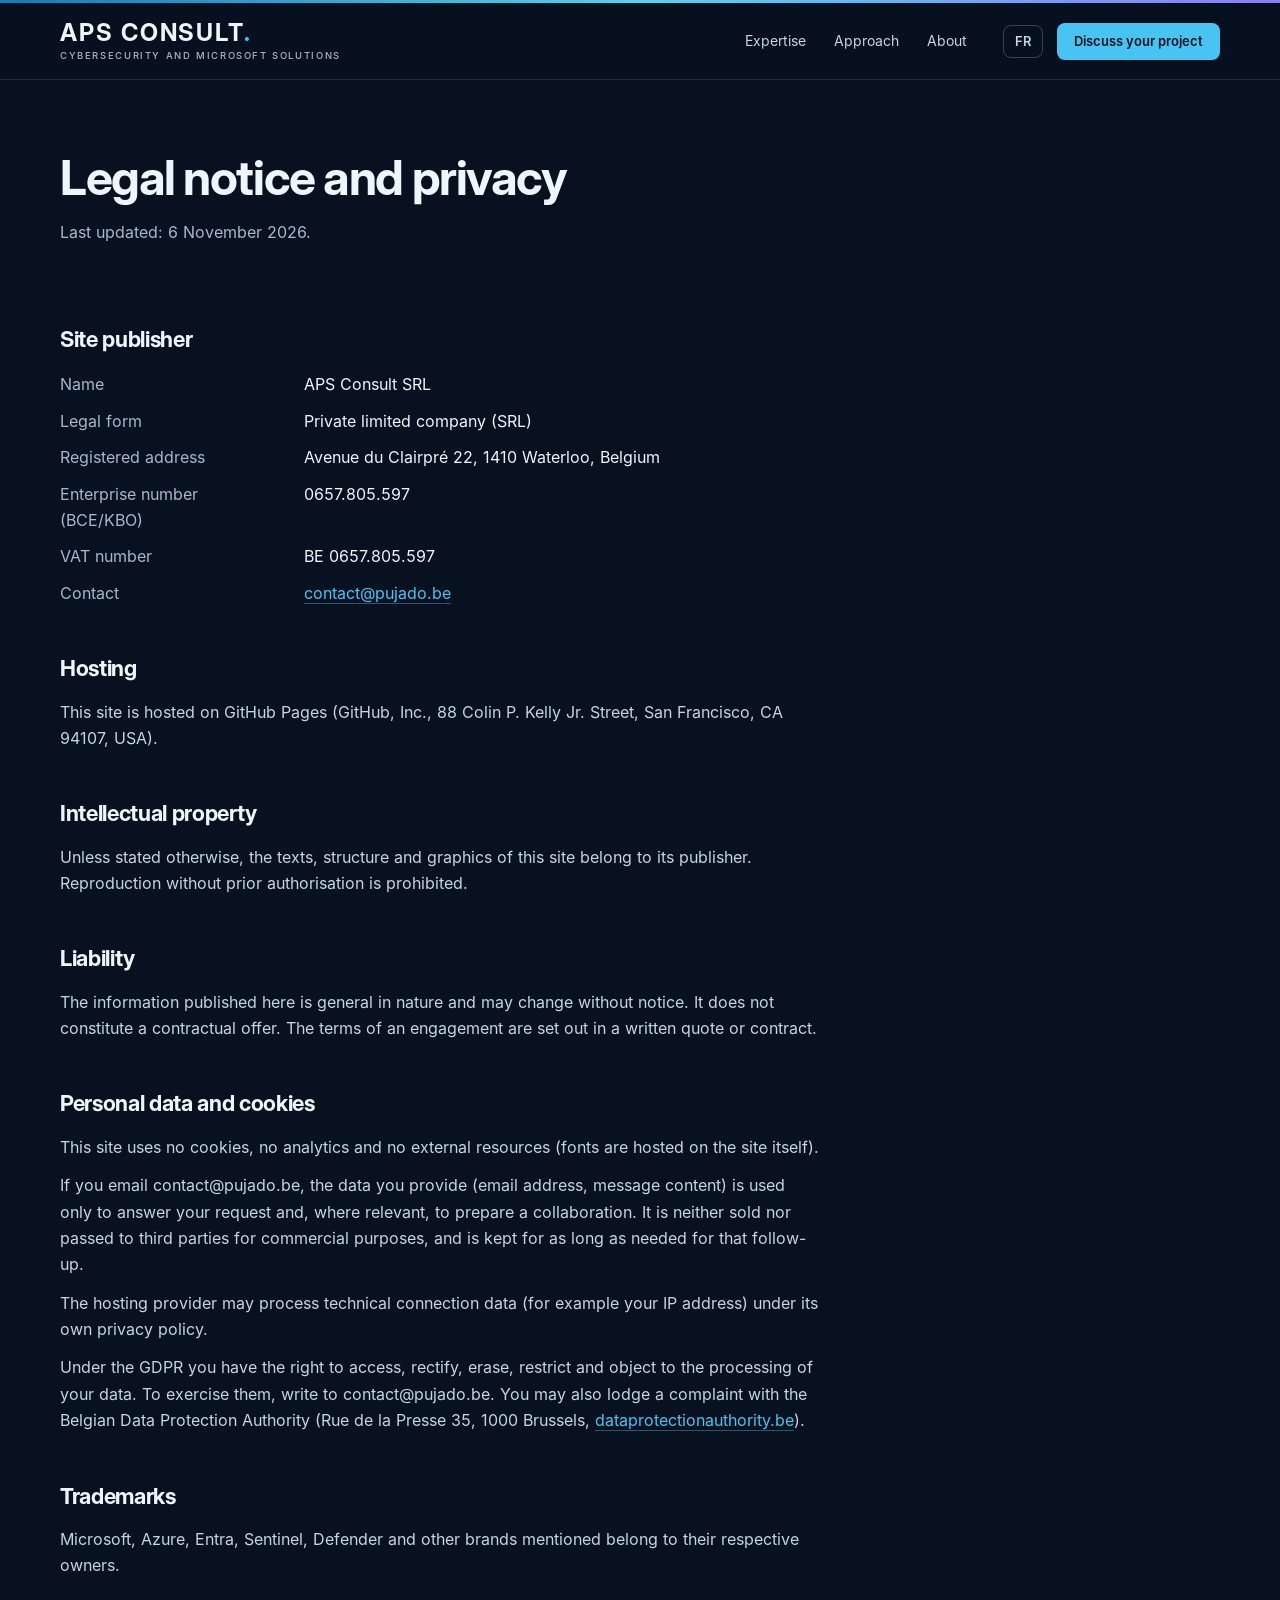
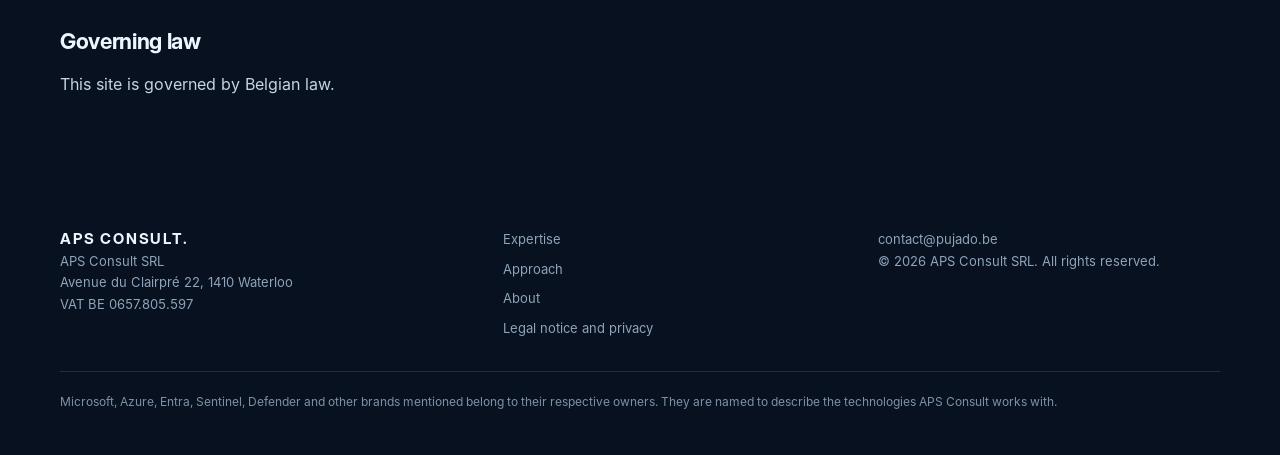
<file: en/legal-notice.html>
<!doctype html>
<html lang="en">
<head>
  <meta charset="utf-8">
  <meta name="viewport" content="width=device-width, initial-scale=1">
  <title>Legal notice and privacy | APS Consult</title>
  <meta name="description" content="Legal notice, hosting and privacy information for pujado.be.">
  <meta name="theme-color" content="#07111f">
  <meta name="color-scheme" content="dark">
  <meta name="referrer" content="strict-origin-when-cross-origin">
  <meta http-equiv="Content-Security-Policy" content="default-src 'self'; img-src 'self' data:; style-src 'self'; script-src 'self'; font-src 'self'; object-src 'none'; base-uri 'self'; form-action 'self'">
  <link rel="canonical" href="https://pujado.be/en/legal-notice.html">
  <link rel="alternate" hreflang="fr" href="https://pujado.be/mentions-legales.html">
  <link rel="alternate" hreflang="en" href="https://pujado.be/en/legal-notice.html">
  <link rel="alternate" hreflang="x-default" href="https://pujado.be/mentions-legales.html">
  <link rel="icon" href="/assets/favicon.svg" type="image/svg+xml">
  <link rel="icon" href="/favicon.ico" sizes="48x48">
  <link rel="apple-touch-icon" href="/assets/apple-touch-icon.png">
  <link rel="preload" href="/assets/fonts/InterDisplay-Bold.woff2" as="font" type="font/woff2" crossorigin>
  <link rel="stylesheet" href="/assets/style.css">
  <script src="/assets/main.js"></script>
  <meta property="og:type" content="website">
  <meta property="og:site_name" content="APS Consult">
  <meta property="og:locale" content="en_GB">
  <meta property="og:title" content="Legal notice and privacy | APS Consult">
  <meta property="og:description" content="Legal notice, hosting and privacy information for pujado.be.">
  <meta property="og:url" content="https://pujado.be/en/legal-notice.html">
  <meta property="og:image" content="https://pujado.be/assets/og-image.png">
  <meta property="og:image:width" content="1200">
  <meta property="og:image:height" content="630">
  <meta property="og:image:alt" content="APS Consult — Cybersecurity and Microsoft solutions">
  <meta name="twitter:card" content="summary_large_image">
  <meta name="twitter:title" content="Legal notice and privacy | APS Consult">
  <meta name="twitter:description" content="Legal notice, hosting and privacy information for pujado.be.">
  <meta name="twitter:image" content="https://pujado.be/assets/og-image.png">
</head>
<body>
<a class="skip" href="#main">Skip to content</a>
<div class="topline"></div>
<header class="site-header"><div class="wrap nav">
  <a class="brand" href="/en/" aria-label="APS Consult — home"><b>APS CONSULT<i>.</i></b><small>Cybersecurity and Microsoft solutions</small></a>
  <button class="menu-toggle" type="button" aria-expanded="false" aria-controls="nav-panel" data-open="Menu" data-close="Close">Menu</button>
  <div class="nav-panel" id="nav-panel">
    <nav aria-label="Main navigation"><a href="/en/#services">Expertise</a><a href="/en/#approach">Approach</a><a href="/en/#about">About</a></nav>
    <div class="nav-actions">
      <a class="lang" href="/mentions-legales.html" hreflang="fr" lang="fr" aria-label="Français">FR</a>
      <a class="btn primary small" href="/en/#contact">Discuss your project</a>
    </div>
  </div>
</div></header>

<main id="main"><div class="wrap">
  <div class="page-head"><h1>Legal notice and privacy</h1><p>Last updated: 6 November 2026.</p></div>
  <div class="prose">
<h2>Site publisher</h2>
<dl>
<dt>Name</dt><dd>APS Consult SRL</dd>
<dt>Legal form</dt><dd>Private limited company (SRL)</dd>
<dt>Registered address</dt><dd>Avenue du Clairpré 22, 1410 Waterloo, Belgium</dd>
<dt>Enterprise number (BCE/KBO)</dt><dd>0657.805.597</dd>
<dt>VAT number</dt><dd>BE 0657.805.597</dd>
<dt>Contact</dt><dd><a href="mailto:contact@pujado.be">contact@pujado.be</a></dd>
</dl>
<h2>Hosting</h2>
<p>This site is hosted on GitHub Pages (GitHub, Inc., 88 Colin P. Kelly Jr. Street, San Francisco, CA 94107, USA).</p>
<h2>Intellectual property</h2>
<p>Unless stated otherwise, the texts, structure and graphics of this site belong to its publisher. Reproduction without prior authorisation is prohibited.</p>
<h2>Liability</h2>
<p>The information published here is general in nature and may change without notice. It does not constitute a contractual offer. The terms of an engagement are set out in a written quote or contract.</p>
<h2>Personal data and cookies</h2>
<p>This site uses no cookies, no analytics and no external resources (fonts are hosted on the site itself).</p>
<p>If you email contact@pujado.be, the data you provide (email address, message content) is used only to answer your request and, where relevant, to prepare a collaboration. It is neither sold nor passed to third parties for commercial purposes, and is kept for as long as needed for that follow-up.</p>
<p>The hosting provider may process technical connection data (for example your IP address) under its own privacy policy.</p>
<p>Under the GDPR you have the right to access, rectify, erase, restrict and object to the processing of your data. To exercise them, write to contact@pujado.be. You may also lodge a complaint with the Belgian Data Protection Authority (Rue de la Presse 35, 1000 Brussels, <a href="https://www.dataprotectionauthority.be">dataprotectionauthority.be</a>).</p>
<h2>Trademarks</h2>
<p>Microsoft, Azure, Entra, Sentinel, Defender and other brands mentioned belong to their respective owners.</p>
<h2>Governing law</h2>
<p>This site is governed by Belgian law.</p>
</div>
</div></main>
<footer><div class="wrap foot">
  <div><strong>APS CONSULT.</strong><br>APS Consult SRL<br>Avenue du Clairpré 22, 1410 Waterloo<br>VAT BE 0657.805.597</div>
  <div><ul><li><a href="/en/#services">Expertise</a></li><li><a href="/en/#approach">Approach</a></li><li><a href="/en/#about">About</a></li><li><a href="/en/legal-notice.html">Legal notice and privacy</a></li></ul></div>
  <div><a href="mailto:contact@pujado.be">contact@pujado.be</a><br>© 2026 APS Consult SRL. All rights reserved.</div>
  <p class="fineprint">Microsoft, Azure, Entra, Sentinel, Defender and other brands mentioned belong to their respective owners. They are named to describe the technologies APS Consult works with.</p>
</div></footer>
</body>
</html>
</file>
<file: assets/style.css>
/* PUJADO — shared stylesheet. Self-hosted fonts, no third-party requests. */
@font-face{font-family:"Inter";src:url(/assets/fonts/Inter-Regular.woff2) format("woff2");font-weight:400;font-style:normal;font-display:swap}
@font-face{font-family:"Inter";src:url(/assets/fonts/Inter-Medium.woff2) format("woff2");font-weight:500;font-style:normal;font-display:swap}
@font-face{font-family:"Inter";src:url(/assets/fonts/Inter-SemiBold.woff2) format("woff2");font-weight:600;font-style:normal;font-display:swap}
@font-face{font-family:"Inter Display";src:url(/assets/fonts/InterDisplay-SemiBold.woff2) format("woff2");font-weight:600;font-style:normal;font-display:swap}
@font-face{font-family:"Inter Display";src:url(/assets/fonts/InterDisplay-Bold.woff2) format("woff2");font-weight:700;font-style:normal;font-display:swap}

:root{
  --bg:#07111f;--bg-2:#091727;--panel:#0d1b2d;--code:#050d18;
  --text:#edf5ff;--muted:#a8b8cb;--soft:#c6d4e3;
  --blue:#47c4f2;--violet:#8c7bff;--line:rgba(164,190,220,.16);--line-strong:rgba(164,190,220,.3);
  --max:1160px;
  --font:"Inter",system-ui,-apple-system,"Segoe UI",Roboto,"Helvetica Neue",Arial,sans-serif;
  --display:"Inter Display","Inter",system-ui,-apple-system,"Segoe UI",Roboto,Arial,sans-serif;
  --mono:ui-monospace,"SF Mono","Cascadia Code",Consolas,"Liberation Mono",Menlo,monospace;
}
*{box-sizing:border-box}
html{-webkit-text-size-adjust:100%;scroll-padding-top:92px}
@media (prefers-reduced-motion:no-preference){html{scroll-behavior:smooth}}
body{margin:0;background:var(--bg);color:var(--text);font:400 16px/1.65 var(--font);-webkit-font-smoothing:antialiased;text-rendering:optimizeLegibility}
img,svg{max-width:100%}
a{color:inherit;text-decoration:none}
p{margin:0}
.wrap{width:min(var(--max),calc(100% - 48px));margin-inline:auto}
:focus-visible{outline:2px solid var(--blue);outline-offset:3px;border-radius:4px}
.skip{position:absolute;left:16px;top:-60px;background:var(--blue);color:#04111d;font-weight:600;padding:10px 16px;border-radius:8px;z-index:100}
.skip:focus{top:12px}

/* Buttons */
.btn{display:inline-flex;align-items:center;justify-content:center;gap:8px;font:600 14px/1 var(--font);padding:14px 20px;border-radius:8px;border:1px solid transparent;cursor:pointer;transition:background-color .2s,border-color .2s,color .2s}
.btn.primary{background:var(--blue);color:#04111d}
.btn.primary:hover{background:#7ad8f7}
.btn.ghost{border-color:var(--line-strong);color:var(--text);background:transparent}
.btn.ghost:hover{border-color:var(--blue);color:var(--blue)}
.btn.small{padding:11px 16px;font-size:13px}

/* Header */
.topline{height:3px;background:linear-gradient(90deg,#1679b9,#51d4ed,var(--violet))}
.site-header{position:sticky;top:0;z-index:50;background:rgba(7,17,31,.92);-webkit-backdrop-filter:blur(14px);backdrop-filter:blur(14px);border-bottom:1px solid var(--line)}
.nav{min-height:76px;display:flex;align-items:center;justify-content:space-between;gap:24px}
.brand{display:flex;flex-direction:column;line-height:1}
.brand b{font:700 24px/1 var(--display);letter-spacing:.08em}
.brand b i{font-style:normal;color:var(--blue)}
.brand small{margin-top:6px;font:500 9.5px/1 var(--font);letter-spacing:.17em;text-transform:uppercase;color:var(--muted);white-space:nowrap}
.nav-panel{display:flex;align-items:center;gap:36px}
.nav-panel nav{display:flex;gap:28px;font-size:14px;color:var(--soft)}
.nav-panel nav a{padding:6px 0;border-bottom:1px solid transparent}
.nav-panel nav a:hover{color:var(--blue);border-bottom-color:var(--blue)}
.nav-actions{display:flex;align-items:center;gap:14px}
.lang{font:600 13px/1 var(--font);padding:9px 11px;border:1px solid var(--line-strong);border-radius:8px;color:var(--soft)}
.lang:hover{border-color:var(--blue);color:var(--blue)}
.menu-toggle{display:none;font:600 13px/1 var(--font);color:var(--text);background:transparent;border:1px solid var(--line-strong);border-radius:8px;padding:10px 14px;cursor:pointer}

/* Hero */
.hero{position:relative;overflow:hidden;padding:96px 0 88px;background:radial-gradient(ellipse at 85% 15%,rgba(25,128,185,.22),transparent 42%),radial-gradient(ellipse at 5% 90%,rgba(67,91,180,.12),transparent 38%),linear-gradient(160deg,#07111f,#0b1c30 60%,#07111f)}
.hero::after{content:"";position:absolute;inset:0;background-image:linear-gradient(rgba(117,173,218,.04) 1px,transparent 1px),linear-gradient(90deg,rgba(117,173,218,.04) 1px,transparent 1px);background-size:56px 56px;-webkit-mask-image:linear-gradient(to bottom,#000,transparent 85%);mask-image:linear-gradient(to bottom,#000,transparent 85%);pointer-events:none}
.hero-grid{position:relative;z-index:1;display:grid;grid-template-columns:minmax(0,1fr) minmax(0,1fr);gap:48px;align-items:center}
.kicker{font-size:14px;font-weight:500;color:var(--blue);margin-bottom:18px}
h1,h2,h3{font-family:var(--display);font-weight:700;margin:0}
.hero h1{text-wrap:balance;font-size:clamp(34px,4vw,54px);line-height:1.07;letter-spacing:-.035em;max-width:16em}
.lead{font-size:18px;line-height:1.65;color:#bdccdc;max-width:34em;margin-top:24px}
.actions{display:flex;flex-wrap:wrap;gap:12px;margin-top:34px}

/* Code panel (hero signature element) */
.code-panel{margin:0;border:1px solid rgba(87,180,222,.28);border-radius:14px;background:var(--code);box-shadow:0 30px 80px rgba(0,0,0,.45);overflow:hidden}
.code-bar{display:flex;justify-content:space-between;gap:12px;padding:12px 18px;border-bottom:1px solid var(--line);font:500 12px/1.3 var(--mono);color:#7f9ab3}
.code-bar span:last-child{color:var(--blue)}
.code-panel pre{margin:0;padding:22px 20px 26px;overflow-x:auto;font:400 12.5px/1.85 var(--mono);color:#d5e3f1;tab-size:2}
.code-panel code{font:inherit}
.ln{display:block;white-space:pre}
.c{color:#6f8aa3;font-style:italic}.k{color:var(--blue)}.s{color:#c3b6ff}.f{color:#e6c07b}
.code-panel figcaption{padding:12px 18px;border-top:1px solid var(--line);font-size:12.5px;color:var(--muted)}
@media (prefers-reduced-motion:no-preference){
  .ln{animation:ln-in .5s ease both}
  .ln:nth-child(1){animation-delay:.15s}.ln:nth-child(2){animation-delay:.3s}.ln:nth-child(3){animation-delay:.45s}
  .ln:nth-child(4){animation-delay:.6s}.ln:nth-child(5){animation-delay:.75s}.ln:nth-child(6){animation-delay:.9s}
  @keyframes ln-in{from{opacity:0;transform:translateX(-6px)}to{opacity:1;transform:none}}
}

/* Facts strip */
.facts{background:var(--bg-2);border-block:1px solid var(--line)}
.facts dl{display:grid;grid-template-columns:repeat(4,1fr);margin:0}
.facts div{display:flex;flex-direction:column-reverse;justify-content:flex-end;gap:4px;padding:26px 24px;border-left:1px solid var(--line)}
.facts div:first-child{border-left:0;padding-left:0}
.facts dt{font-size:13px;color:var(--muted)}
.facts dd{margin:0;font:600 18px/1.35 var(--display);letter-spacing:-.01em}

/* Sections */
section{padding:96px 0}
.section-head{max-width:720px;margin-bottom:44px}
.section-head h2,.about h2,.contact h2{font-size:clamp(28px,3.6vw,42px);line-height:1.15;letter-spacing:-.028em}
.section-head p{color:var(--muted);margin-top:16px;font-size:17px}
.alt{background:var(--bg-2);border-block:1px solid var(--line)}

/* Services — ruled list rather than a card grid */
.services{border-top:1px solid var(--line)}
.service{display:grid;grid-template-columns:minmax(220px,1fr) 2fr;gap:14px 56px;padding:30px 0;border-bottom:1px solid var(--line)}
.service h3{font-size:21px;line-height:1.3;letter-spacing:-.015em}
.service p{color:var(--muted);max-width:62ch}
.tags{list-style:none;display:flex;flex-wrap:wrap;gap:8px;margin:16px 0 0;padding:0}
.tags li{font-size:12.5px;font-weight:500;color:#b5d3e6;border:1px solid var(--line-strong);padding:5px 10px;border-radius:6px}

/* Approach */
.steps{list-style:none;display:grid;grid-template-columns:repeat(4,1fr);gap:20px;margin:0;padding:0;counter-reset:s}
.step{border-top:2px solid #287ba5;padding-top:18px;counter-increment:s}
.step::before{content:counter(s,decimal-leading-zero);display:block;font:600 13px/1 var(--display);color:var(--blue);margin-bottom:12px}
.step h3{font-size:18px;margin-bottom:8px}
.step p{font-size:14.5px;color:var(--muted)}

/* About */
.about-grid{display:grid;grid-template-columns:1.1fr .9fr;gap:72px;align-items:start}
.about p.intro{color:var(--muted);font-size:17px;margin-top:18px;max-width:34em}
.checks{list-style:none;margin:28px 0 0;padding:0;display:grid;gap:16px}
.checks li{position:relative;padding-left:30px;color:var(--soft)}
.checks li::before{content:"";position:absolute;left:2px;top:.5em;width:12px;height:6px;border-left:2px solid var(--blue);border-bottom:2px solid var(--blue);transform:rotate(-45deg)}
.pillars{border:1px solid var(--line);border-radius:14px;background:linear-gradient(145deg,#10263c,#0b192a);padding:8px 28px}
.pillars h3{font:600 14px/1.4 var(--font);color:var(--muted);padding:20px 0 6px}
.pillars ul{list-style:none;margin:0;padding:0}
.pillars li{padding:16px 0;border-top:1px solid var(--line)}
.pillars li:first-child{border-top:0}
.pillars strong{display:block;font:600 17px/1.3 var(--display)}
.pillars span{font-size:13.5px;color:var(--muted)}
.pillars .note{font-size:13px;color:var(--muted);border-top:1px solid var(--line);padding:18px 0 20px}

/* Contact */
.contact{background:radial-gradient(ellipse at 85% 50%,rgba(23,121,177,.2),transparent 45%),var(--bg-2);border-block:1px solid var(--line)}
.contact-box{display:flex;align-items:center;justify-content:space-between;gap:48px}
.contact p{color:var(--muted);max-width:40em;margin-top:16px;font-size:17px}
.contact-actions{display:flex;flex-direction:column;align-items:flex-start;gap:12px;flex:0 0 auto}
.mail{font:600 clamp(20px,2.4vw,26px)/1.2 var(--display);letter-spacing:-.01em;border-bottom:2px solid var(--blue);padding-bottom:4px}
.mail:hover{color:var(--blue)}
.contact-actions small{color:var(--muted);font-size:13px}
.js-only{display:none}.js .js-only{display:inline-flex}

/* Footer */
footer{padding:36px 0 44px;color:#8fa4ba;font-size:13px}
.foot{display:grid;grid-template-columns:1.2fr 1fr 1fr;gap:32px}
.foot strong{color:var(--text);font:700 15px/1 var(--display);letter-spacing:.12em}
.foot a:hover{color:var(--blue)}
.foot ul{list-style:none;margin:0;padding:0;display:grid;gap:8px}
.fineprint{grid-column:1/-1;border-top:1px solid var(--line);padding-top:20px;font-size:12px;line-height:1.6;color:#7d92a8}

/* Legal / prose pages */
.page-head{padding:72px 0 8px}
.page-head h1{font-size:clamp(32px,4.4vw,48px);line-height:1.1;letter-spacing:-.03em}
.page-head p{color:var(--muted);margin-top:14px}
.prose{padding:24px 0 96px;max-width:760px}
.prose h2{font-size:22px;letter-spacing:-.015em;margin:44px 0 12px}
.prose p,.prose li{color:var(--soft)}
.prose p+p{margin-top:12px}
.prose ul{padding-left:20px;margin:12px 0}
.prose a{color:var(--blue);border-bottom:1px solid rgba(71,196,242,.4)}
.prose dl{display:grid;grid-template-columns:minmax(150px,220px) 1fr;gap:10px 24px;margin:14px 0}
.prose dt{color:var(--muted)}.prose dd{margin:0;color:var(--text)}
mark.todo{background:#f5c542;color:#1a1300;padding:1px 6px;border-radius:4px;font-weight:600}
.center{min-height:62vh;display:grid;place-content:center;text-align:center;gap:20px;padding:80px 0}
.center h1{font-size:clamp(34px,5vw,56px);letter-spacing:-.03em}
.center .actions{justify-content:center;margin-top:8px}

/* Responsive */
@media (max-width:980px){
  .hero{padding:68px 0 64px}
  .hero-grid,.about-grid{grid-template-columns:1fr;gap:44px}
  .facts dl{grid-template-columns:1fr 1fr}
  .facts div:nth-child(3){border-left:0;padding-left:0}
  .facts div:nth-child(n+3){border-top:1px solid var(--line)}
  .service{grid-template-columns:1fr;gap:10px}
  .steps{grid-template-columns:1fr 1fr;gap:28px 20px}
  .contact-box{flex-direction:column;align-items:flex-start}
  .foot{grid-template-columns:1fr 1fr}
  .foot>div:first-child{grid-column:1/-1}
}
@media (max-width:900px){
  .js .menu-toggle{display:inline-flex}
  .js .nav-panel{display:none;position:absolute;left:0;right:0;top:100%;flex-direction:column;align-items:stretch;gap:20px;padding:20px 24px 26px;background:#07111f;border-bottom:1px solid var(--line)}
  .js .site-header.open .nav-panel{display:flex}
  .nav-panel{gap:22px;flex-wrap:wrap}
  .nav-panel nav{flex-direction:column;gap:6px;font-size:16px}
  .nav-panel nav a{padding:10px 0;border-bottom:1px solid var(--line)}
  .nav-actions{justify-content:space-between}
  .nav{position:relative;flex-wrap:wrap}
}
@media (max-width:560px){
  .wrap{width:min(var(--max),calc(100% - 32px))}
  section{padding:68px 0}
  .brand b{font-size:22px}
  .brand small{font-size:8px;letter-spacing:.13em}
  .lead{font-size:16.5px}
  .actions .btn{flex:1 1 100%}
  .steps,.facts dl{grid-template-columns:1fr}
  .facts div{border-left:0;padding-left:0}
  .facts div+div{border-top:1px solid var(--line)}
  .code-panel pre{font-size:12px}
  .foot{grid-template-columns:1fr}
  .prose dl{grid-template-columns:1fr;gap:2px}
  .prose dd{margin-bottom:12px}
}
</file>
